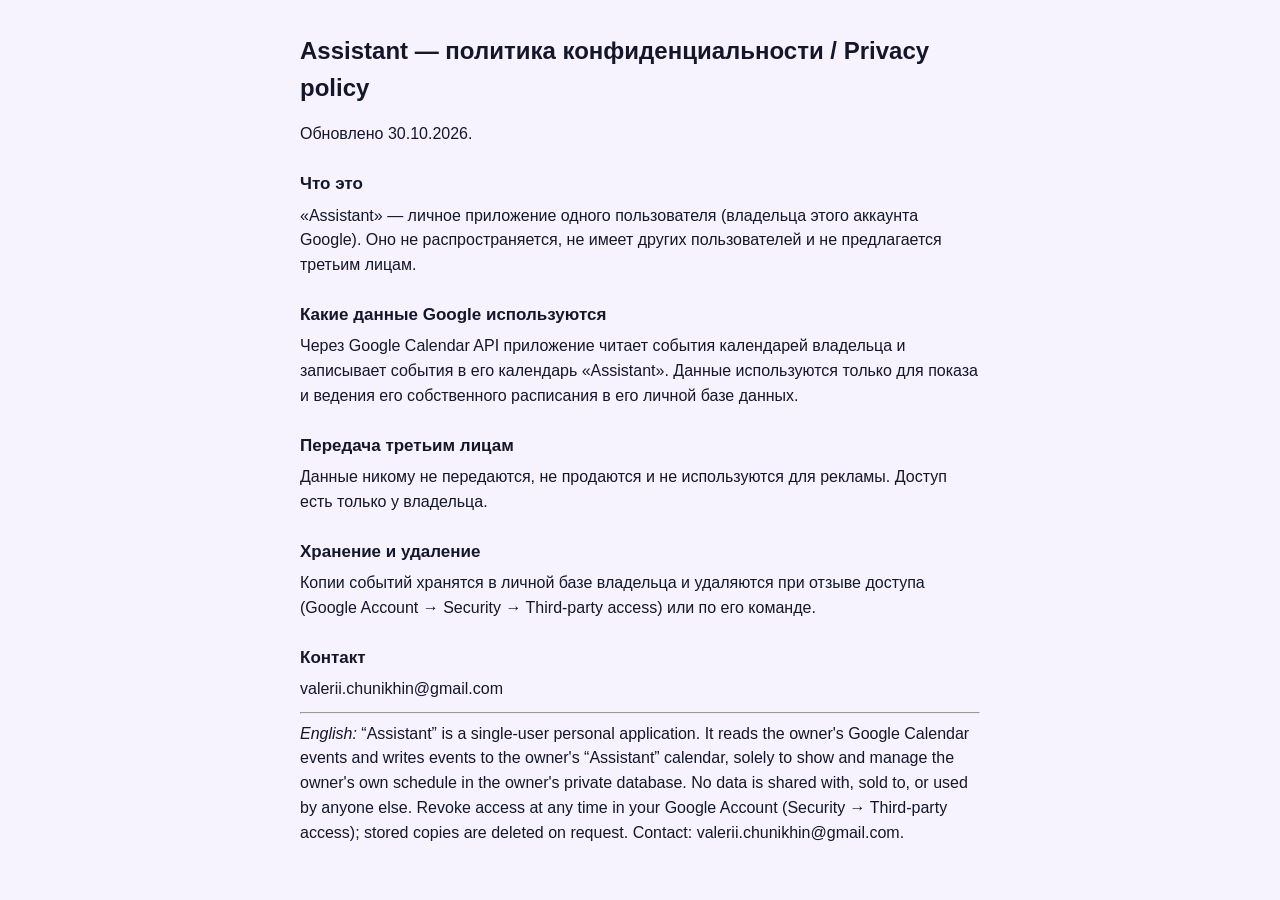
<file: privacy.html>
<!doctype html>
<html lang="ru">
<head>
<meta charset="utf-8">
<meta name="viewport" content="width=device-width,initial-scale=1">
<meta name="robots" content="noindex">
<title>Assistant — политика конфиденциальности</title>
<style>
body{margin:0;padding:32px 20px;max-width:680px;margin:0 auto;font:16px/1.55 -apple-system,"Segoe UI",Roboto,sans-serif;color:#141629;background:#f6f3ff}
h1{font-size:24px;margin:0 0 16px}h2{font-size:17px;margin:24px 0 6px}p{margin:0 0 10px}
@media (prefers-color-scheme:dark){body{color:#fff;background:#0f171f}}
</style>
</head>
<body>
<h1>Assistant — политика конфиденциальности / Privacy policy</h1>
<p>Обновлено 30.10.2026.</p>
<h2>Что это</h2>
<p>«Assistant» — личное приложение одного пользователя (владельца этого аккаунта Google). Оно не распространяется, не
имеет других пользователей и не предлагается третьим лицам.</p>
<h2>Какие данные Google используются</h2>
<p>Через Google Calendar API приложение читает события календарей владельца и записывает события в его календарь
«Assistant». Данные используются только для показа и ведения его собственного расписания в его личной базе данных.</p>
<h2>Передача третьим лицам</h2>
<p>Данные никому не передаются, не продаются и не используются для рекламы. Доступ есть только у владельца.</p>
<h2>Хранение и удаление</h2>
<p>Копии событий хранятся в личной базе владельца и удаляются при отзыве доступа (Google Account → Security → Third-party
access) или по его команде.</p>
<h2>Контакт</h2>
<p>valerii.chunikhin@gmail.com</p>
<hr>
<p><em>English:</em> “Assistant” is a single-user personal application. It reads the owner's Google Calendar events and
writes events to the owner's “Assistant” calendar, solely to show and manage the owner's own schedule in the owner's
private database. No data is shared with, sold to, or used by anyone else. Revoke access at any time in your Google
Account (Security → Third-party access); stored copies are deleted on request. Contact: valerii.chunikhin@gmail.com.</p>
</body>
</html>
</file>
